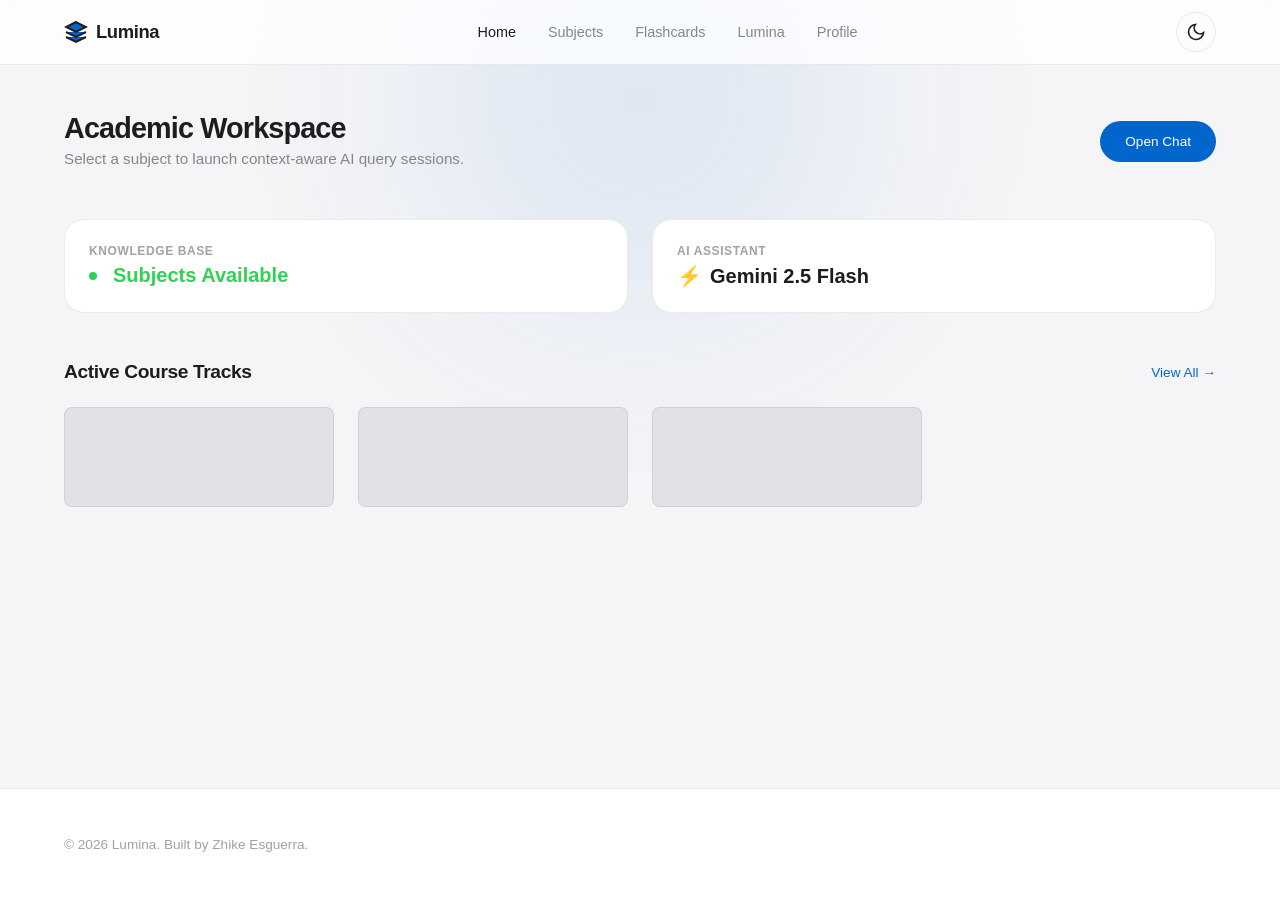
<file: index.html>
<!DOCTYPE html>
<html lang="en" data-theme="dark">

<head>
    <meta charset="UTF-8">
    <meta name="viewport" content="width=device-width, initial-scale=1.0">
    <title>Dashboard | Lumina</title>
    <link rel="stylesheet" href="css/variables.css">
    <link rel="stylesheet" href="css/style.css">
    <link rel="stylesheet" href="css/components.css">
    <link rel="stylesheet" href="css/animations.css">
</head>

<body>
    <div class="ambient-glow"></div>

    <header class="header">
        <div class="nav-container">
            <a href="index.html" class="brand">
                <svg viewBox="0 0 24 24" width="24" height="24" fill="none" stroke="currentColor" stroke-width="2">
                <path d="M12 2L2 7l10 5 10-5-10-5zM2 17l10 5 10-5M2 12l10 5 10-5" />
            </svg> Lumina
            </a>
            <nav>
                <ul class="nav-links">
                    <li><a href="index.html" class="nav-link active">Home</a></li>
                    <li><a href="subjects.html" class="nav-link">Subjects</a></li>

                    <li><a href="generate-flashcard.html" class="nav-link">Flashcards</a></li>
                    <li><a href="chat.html" class="nav-link">Lumina</a></li>
                    <li><a href="profile.html" class="nav-link">Profile</a></li>
                </ul>
            </nav>
            <div class="nav-controls">
                <button id="theme-toggle" class="icon-btn" aria-label="Toggle Theme" onclick="themeManager.toggle()"></button>
            </div>
        </div>
    </header>

    <main>
        <!-- Header Welcome & Quick Search Trigger -->
        <div style="display: flex; align-items: center; justify-content: space-between; margin-bottom: var(--space-xl);" class="reveal">
            <div>
                <h1 style="font-size: 1.8rem; margin-bottom: 4px;">Academic Workspace</h1>
                <p class="subtitle" style="font-size: 0.95rem;">Select a subject to launch context-aware AI query sessions.</p>
            </div>
            <div style="display: flex; gap: var(--space-xs);">
                <a href="chat.html" class="btn btn-primary" style="font-size: 0.85rem;">Open Chat</a>
            </div>
        </div>

        <!-- System Overview Metrics -->
        <div class="reveal" style="display: grid; grid-template-columns: repeat(auto-fit, minmax(220px, 1fr)); gap: var(--space-md); margin-bottom: var(--space-xl);">
            <!-- Card 1: Vector Database / RAG Index -->
            <div class="card" style="padding: var(--space-md);">
                <div style="font-size: 0.75rem; text-transform: uppercase; color: var(--text-tertiary); font-weight: 600; letter-spacing: 0.05em; margin-bottom: 6px;">
                    Knowledge Base
                </div>
                <div style="font-size: 1.25rem; font-weight: 600; color: #30d158; display: flex; align-items: center; gap: 8px;">
                    <span style="width: 8px; height: 8px; border-radius: 50%; background: #30d158; display: inline-block;"></span>
                    <span id="subject-count"></span> Subjects Available
                </div>
            </div>

            <!-- Card 2: Core Intelligence Engine -->
            <div class="card" style="padding: var(--space-md);">
                <div style="font-size: 0.75rem; text-transform: uppercase; color: var(--text-tertiary); font-weight: 600; letter-spacing: 0.05em; margin-bottom: 6px;">
                    AI Assistant
                </div>
                <div style="font-size: 1.25rem; font-weight: 600; color: var(--text-primary); display: flex; align-items: center; gap: 8px;">
                    <span style="color: var(--accent-primary);">⚡</span> Gemini 2.5 Flash
                </div>
            </div>
        </div>
        <!-- Quick Subject Launch Grid -->
        <div class="reveal">
            <div style="display: flex; align-items: center; justify-content: space-between; margin-bottom: var(--space-md);">
                <h2 style="font-size: 1.2rem; font-weight: 600;">Active Course Tracks</h2>
                <a href="subjects.html" style="font-size: 0.85rem; color: var(--accent-primary); text-decoration: none; font-weight: 500;">View All →</a>
            </div>

            <div id="recent-subjects-grid" style="display: grid; grid-template-columns: repeat(auto-fill, minmax(260px, 1fr)); gap: var(--space-md);">
                <!-- Skeleton Loader -->
                <div class="card skeleton" style="height: 100px;"></div>
                <div class="card skeleton" style="height: 100px;"></div>
                <div class="card skeleton" style="height: 100px;"></div>
            </div>
        </div>
    </main>

    <footer class="footer">
        <div class="footer-container">
            <p>&copy; 2026 Lumina. Built by Zhike Esguerra.</p>
        </div>
    </footer>

    <script src="js/theme.js"></script>
    <script type="module" src="js/toast.js"></script>
    <script src="js/animations.js"></script>
    <script type="module" src="js/dashboard.js"></script>
</body>

</html>
</file>
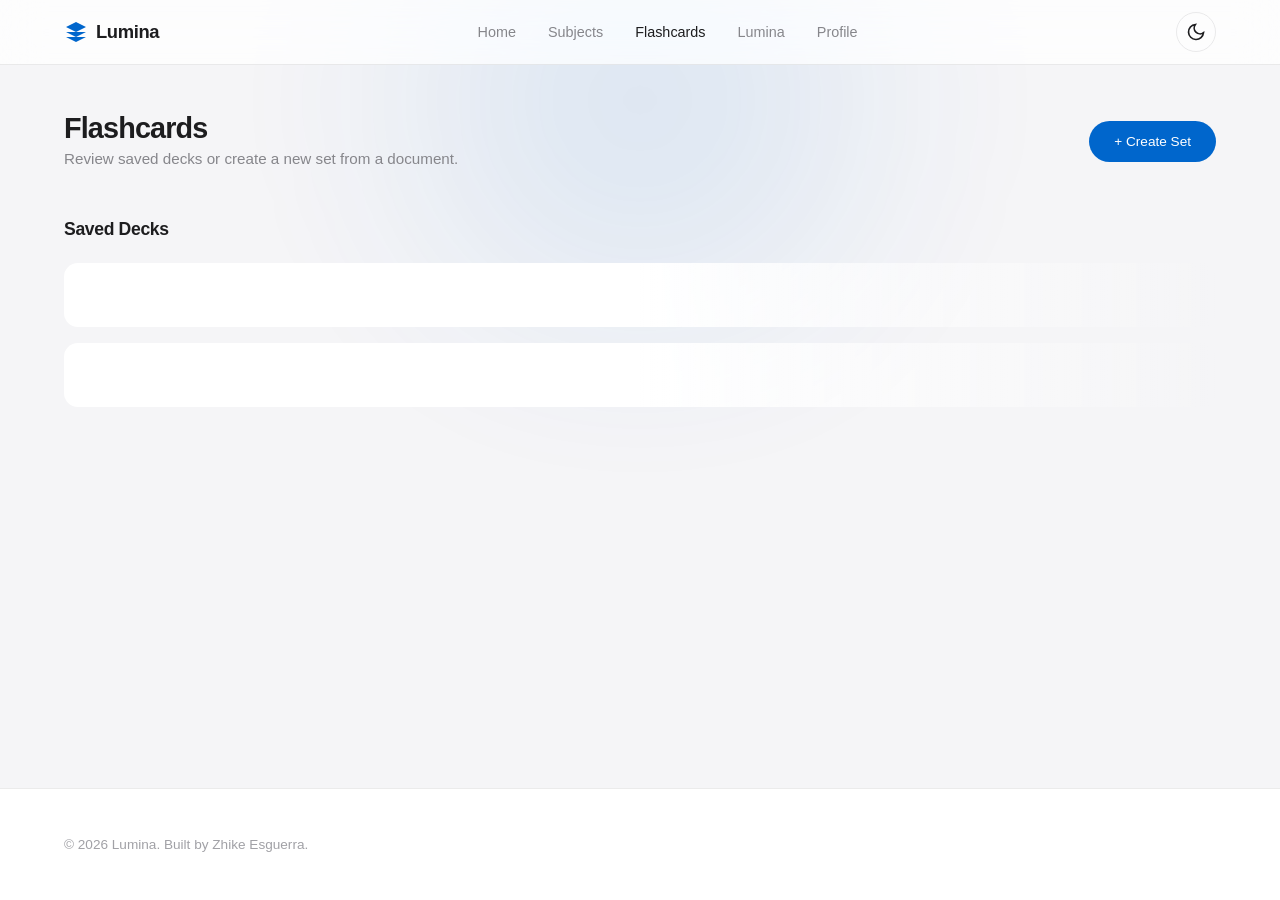
<file: generate-flashcard.html>
<!DOCTYPE html>
<html lang="en" data-theme="dark">

<head>
    <meta charset="UTF-8">
    <meta name="viewport" content="width=device-width, initial-scale=1.0">
    <title>Flashcards | Lumina</title>
    <link rel="stylesheet" href="css/variables.css">
    <link rel="stylesheet" href="css/style.css">
    <link rel="stylesheet" href="css/components.css">
    <link rel="stylesheet" href="css/animations.css">
    <style>
        /* Minimal Set Deck Card */
        
        .set-card {
            background: var(--bg-secondary);
            border: 1px solid var(--border-color);
            border-radius: var(--radius-md, 12px);
            padding: var(--space-md) var(--space-lg);
            cursor: pointer;
            display: flex;
            justify-content: space-between;
            align-items: center;
            transition: border-color var(--duration-fast), background-color var(--duration-fast);
        }
        
        .set-card:hover {
            border-color: var(--accent-primary);
            background: rgba(255, 255, 255, 0.02);
        }
        
        .set-card-meta {
            display: flex;
            align-items: center;
            gap: var(--space-sm);
        }
        
        .badge-count {
            font-size: 0.75rem;
            color: var(--text-tertiary);
            background: rgba(255, 255, 255, 0.05);
            padding: 2px 8px;
            border-radius: 4px;
            border: 1px solid var(--border-color);
        }
        /* Skeleton Loading */
        
        .skeleton-card {
            height: 64px;
            border-radius: var(--radius-md, 12px);
            background: linear-gradient(90deg, var(--bg-secondary) 25%, rgba(255, 255, 255, 0.05) 50%, var(--bg-secondary) 75%);
            background-size: 200% 100%;
            animation: skeleton-loading 1.5s infinite;
        }
        
        @keyframes skeleton-loading {
            0% {
                background-position: 200% 0;
            }
            100% {
                background-position: -200% 0;
            }
        }
        /* Shared Modal Overlay & Popup Styles */
        
        .modal-overlay {
            position: fixed;
            top: 0;
            left: 0;
            width: 100vw;
            height: 100vh;
            background: rgba(0, 0, 0, 0.85);
            backdrop-filter: blur(16px);
            -webkit-backdrop-filter: blur(16px);
            z-index: 1000;
            display: flex;
            align-items: center;
            justify-content: center;
            opacity: 0;
            pointer-events: none;
            transition: opacity 0.25s ease;
        }
        
        .modal-overlay.active {
            opacity: 1;
            pointer-events: auto;
        }
        
        .modal-container {
            width: 90%;
            max-width: 540px;
            background: var(--bg-secondary);
            border: 1px solid var(--border-color);
            border-radius: 16px;
            padding: var(--space-xl);
            position: relative;
            box-shadow: 0 20px 40px rgba(0, 0, 0, 0.6);
            display: flex;
            flex-direction: column;
            gap: var(--space-md);
        }
        
        .modal-close-btn {
            position: absolute;
            top: 16px;
            right: 16px;
            background: transparent;
            border: none;
            color: var(--text-tertiary);
            font-size: 1.25rem;
            cursor: pointer;
            line-height: 1;
            transition: color 0.2s;
        }
        
        .modal-close-btn:hover {
            color: var(--text-primary);
        }
        /* Upload Modal Specific Styles */
        
        .drop-zone {
            display: flex;
            flex-direction: column;
            align-items: center;
            justify-content: center;
            border: 1px dashed var(--border-color);
            border-radius: var(--radius-md, 12px);
            padding: var(--space-xl);
            text-align: center;
            background: var(--bg-primary);
            cursor: pointer;
            transition: border-color var(--duration-fast), background-color var(--duration-fast);
        }
        
        .drop-zone:hover,
        .drop-zone.drag-over {
            border-color: var(--accent-primary);
            background: rgba(255, 255, 255, 0.02);
        }
        /* Progress Bar for Study Modal */
        
        .progress-bar-container {
            width: 100%;
            height: 3px;
            background: rgba(255, 255, 255, 0.08);
            border-radius: 2px;
            overflow: hidden;
        }
        
        .progress-bar-fill {
            height: 100%;
            background: var(--accent-primary, #646cff);
            width: 0%;
            transition: width 0.25s ease;
        }
        /* Minimal Flip Card */
        
        .modal-card-wrapper {
            perspective: 1000px;
            height: 260px;
            cursor: pointer;
            width: 100%;
        }
        
        .modal-card-inner {
            position: relative;
            width: 100%;
            height: 100%;
            text-align: center;
            transition: transform 0.6s cubic-bezier(0.4, 0, 0.2, 1);
            transform-style: preserve-3d;
        }
        
        .modal-card-wrapper.flipped .modal-card-inner {
            transform: rotateY(180deg);
        }
        
        .modal-card-front,
        .modal-card-back {
            position: absolute;
            width: 100%;
            height: 100%;
            -webkit-backface-visibility: hidden;
            backface-visibility: hidden;
            border-radius: var(--radius-md, 12px);
            padding: var(--space-xl);
            display: flex;
            flex-direction: column;
            justify-content: center;
            align-items: center;
            border: 1px solid var(--border-color);
            background-color: var(--bg-primary);
        }
        
        .modal-card-back {
            transform: rotateY(180deg);
            border-color: var(--accent-primary);
        }
        
        .modal-controls {
            display: flex;
            justify-content: space-between;
            align-items: center;
        }
        
        .card-tag {
            position: absolute;
            top: 14px;
            left: 14px;
            font-size: 0.7rem;
            text-transform: uppercase;
            letter-spacing: 0.05em;
            color: var(--text-tertiary);
            font-weight: 600;
        }
        /* Delete button on set cards */
        
        .delete-set-btn {
            background: transparent;
            border: none;
            color: var(--text-tertiary);
            cursor: pointer;
            padding: 6px;
            border-radius: 6px;
            font-size: 0.9rem;
            line-height: 1;
            transition: color 0.2s, background-color 0.2s;
        }
        
        .delete-set-btn:hover {
            color: #ef4444;
            /* red highlight */
            background: rgba(239, 68, 68, 0.1);
        }
    </style>
</head>

<body>
    <div class="ambient-glow"></div>

    <header class="header">
        <div class="nav-container">
            <a href="index.html" class="brand">
                <svg viewBox="0 0 24 24"><path d="M12 2L2 7l10 5 10-5-10-5zM2 17l10 5 10-5M2 12l10 5 10-5"/></svg> Lumina
            </a>
            <nav>
                <ul class="nav-links">
                    <li><a href="index.html" class="nav-link">Home</a></li>
                    <li><a href="subjects.html" class="nav-link">Subjects</a></li>

                    <li><a href="generate-flashcard.html" class="nav-link active">Flashcards</a></li>
                    <li><a href="chat.html" class="nav-link">Lumina</a></li>
                    <li><a href="profile.html" class="nav-link">Profile</a></li>
                </ul>
            </nav>
            <div class="nav-controls">
                <button id="theme-toggle" class="icon-btn" aria-label="Toggle Theme" onclick="themeManager.toggle()"></button>
            </div>
        </div>
    </header>

    <main>
        <!-- Page Header + Action Button -->
        <div style="display: flex; align-items: center; justify-content: space-between; margin-bottom: var(--space-xl);" class="reveal">
            <div>
                <h1 style="font-size: 1.8rem; margin-bottom: 4px;">Flashcards</h1>
                <p class="subtitle" style="font-size: 0.95rem;">Review saved decks or create a new set from a document.</p>
            </div>
            <button id="open-create-modal-btn" class="btn btn-primary" style="font-size: 0.85rem;">
                + Create Set
            </button>
        </div>

        <!-- Saved Flashcard Sets -->
        <div id="results-container" class="reveal">
            <div style="display: flex; align-items: center; justify-content: space-between; margin-bottom: var(--space-md);">
                <h2 style="font-size: 1.1rem; font-weight: 600;">Saved Decks</h2>
                <span id="set-count" style="font-size: 0.85rem; color: var(--text-tertiary);"></span>
            </div>

            <div id="sets-grid" style="display: flex; flex-direction: column; gap: var(--space-sm);">
                <div class="skeleton-card"></div>
                <div class="skeleton-card"></div>
            </div>
        </div>
    </main>

    <!-- 1. Create Flashcards Upload Modal -->
    <div id="create-modal" class="modal-overlay">
        <div class="modal-container">
            <button id="create-modal-close" class="modal-close-btn" aria-label="Close">&times;</button>

            <div>
                <h3 style="font-size: 1.1rem; font-weight: 600; margin-bottom: 2px;">Create Flashcard Set</h3>
                <p style="font-size: 0.85rem; color: var(--text-tertiary);">Upload a document to generate structured study cards.</p>
            </div>

            <form id="flashcard-form" style="display: flex; flex-direction: column; gap: var(--space-md);">
                <div>
                    <label for="title" style="display: block; font-size: 0.85rem; font-weight: 600; margin-bottom: 6px;">Title</label>
                    <input type="text" id="title" name="title" class="input-field" placeholder="e.g., Biology Chapter 4" required style="width: 100%; padding: 10px; border-radius: 8px; border: 1px solid var(--border-color); background: var(--bg-primary); color: var(--text-primary);">
                </div>

                <div>
                    <label style="display: block; font-size: 0.85rem; font-weight: 600; margin-bottom: 6px;">Document File</label>

                    <label class="drop-zone" id="drop-zone" for="file">
                        <svg viewBox="0 0 24 24" style="width: 28px; height: 28px; fill: var(--text-tertiary); margin-bottom: 6px;">
                            <path d="M19.35 10.04C18.67 6.59 15.64 4 12 4 9.11 4 6.6 5.64 5.35 8.04 2.34 8.36 0 10.91 0 14c0 3.31 2.69 6 6 6h13c2.76 0 5-2.24 5-5 0-2.64-2.05-4.78-4.65-4.96zM14 13v4h-4v-4H7l5-5 5 5h-3z"/>
                        </svg>
                        <span style="font-size: 0.85rem; color: var(--text-secondary);" id="file-label">
                            Drag & drop file or click to browse
                        </span>
                    </label>

                    <input type="file" id="file" name="file" accept=".pdf,.txt,.docx" required style="opacity: 0; position: absolute; width: 0; height: 0; pointer-events: none;">
                </div>

                <div style="display: flex; justify-content: flex-end; gap: var(--space-xs); margin-top: var(--space-xs);">
                    <button type="button" id="create-modal-cancel" class="btn btn-secondary" style="font-size: 0.85rem;">Cancel</button>
                    <button type="submit" id="submit-btn" class="btn btn-primary" style="font-size: 0.85rem;">Generate Set</button>
                </div>
            </form>
        </div>
    </div>

    <!-- 2. Study Session Modal -->
    <div id="study-modal" class="modal-overlay">
        <div class="modal-container" style="max-width: 600px;">
            <button id="modal-close" class="modal-close-btn" aria-label="Close">&times;</button>

            <div>
                <div style="display: flex; align-items: center; justify-content: space-between; margin-bottom: 8px; padding-right: 24px;">
                    <h3 id="modal-set-title" style="font-size: 1.05rem; font-weight: 600;"></h3>
                    <span id="modal-progress" style="font-size: 0.8rem; color: var(--text-tertiary);"></span>
                </div>
                <div class="progress-bar-container">
                    <div id="progress-bar-fill" class="progress-bar-fill"></div>
                </div>
            </div>

            <!-- Single Flip Flashcard -->
            <div id="modal-card-wrapper" class="modal-card-wrapper">
                <div class="modal-card-inner">
                    <div class="modal-card-front">
                        <span class="card-tag">Front</span>
                        <p id="modal-card-front-text" style="font-size: 1rem; font-weight: 500; text-align: center; line-height: 1.5;"></p>
                    </div>
                    <div class="modal-card-back">
                        <span class="card-tag">Back</span>
                        <p id="modal-card-back-text" style="font-size: 0.95rem; text-align: center; line-height: 1.5;"></p>
                    </div>
                </div>
            </div>

            <!-- Controls -->
            <div class="modal-controls">
                <button id="shuffle-btn" class="btn btn-secondary" style="font-size: 0.8rem; padding: 6px 12px;">Shuffle</button>
                <div style="display: flex; gap: var(--space-xs);">
                    <button id="prev-card-btn" class="btn btn-secondary" style="font-size: 0.85rem;">Previous</button>
                    <button id="next-card-btn" class="btn btn-primary" style="font-size: 0.85rem;">Next</button>
                </div>
            </div>
        </div>
    </div>

    <footer class="footer">
        <div class="footer-container">
            <p>&copy; 2026 Lumina. Built by Zhike Esguerra.</p>
        </div>
    </footer>

    <script src="js/theme.js"></script>
    <script src="js/toast.js"></script>
    <script src="js/animations.js"></script>
    <script type="module" src="js/flashcards.js"></script>
</body>

</html>
</file>
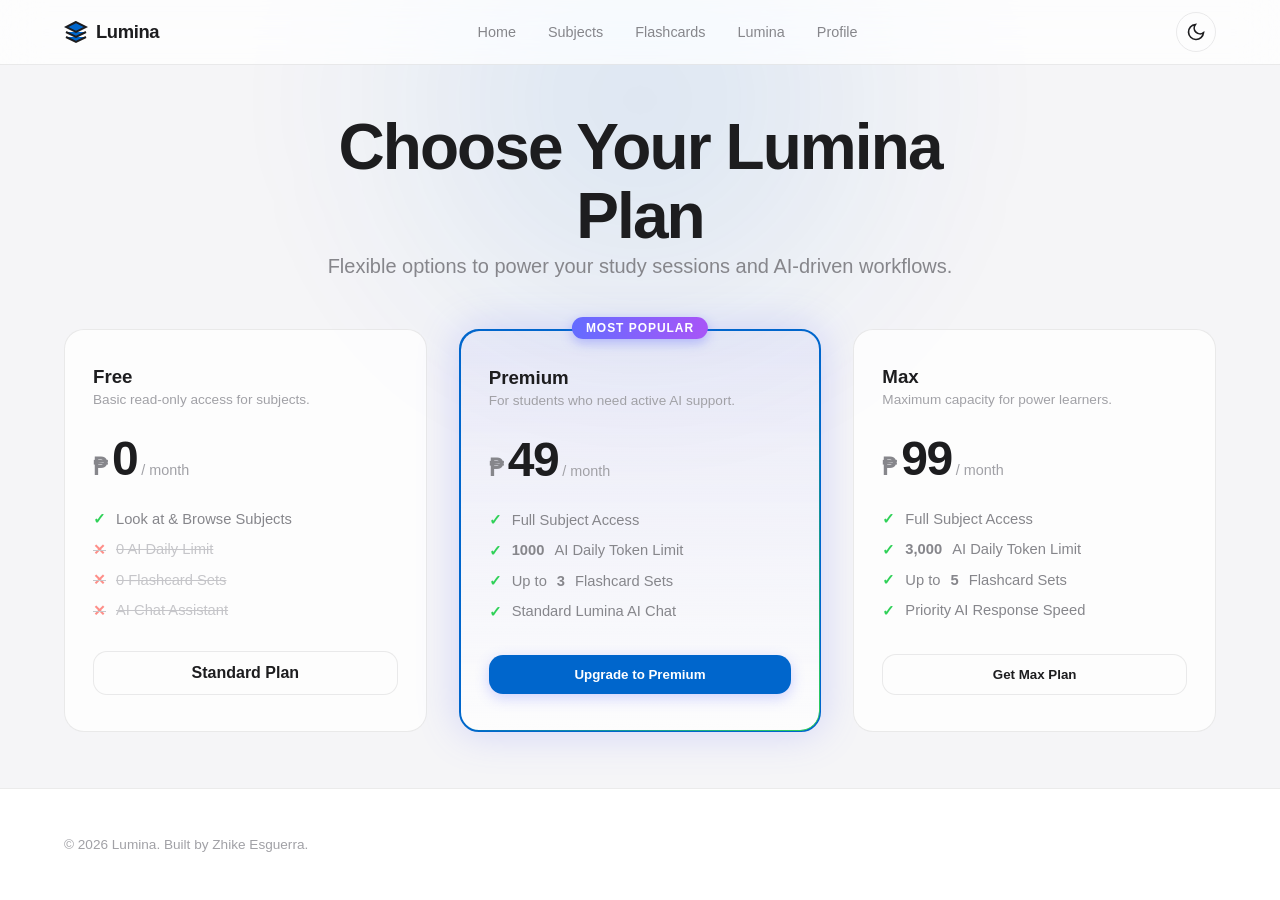
<file: pricing.html>
<!DOCTYPE html>
<html lang="en" data-theme="dark">

<head>
    <meta charset="UTF-8">
    <meta name="viewport" content="width=device-width, initial-scale=1.0">
    <title>Pricing Plans | Lumina</title>
    <link rel="stylesheet" href="css/variables.css">
    <link rel="stylesheet" href="css/style.css">
    <link rel="stylesheet" href="css/components.css">
    <link rel="stylesheet" href="css/animations.css">

    <style>
        /* Modern Glass & Grid Layout for Pricing */
        
        .pricing-header {
            text-align: center;
            max-width: 640px;
            margin: 0 auto var(--space-xl) auto;
        }
        
        .pricing-grid {
            display: grid;
            grid-template-columns: repeat(auto-fit, minmax(300px, 1fr));
            gap: 2rem;
            align-items: stretch;
            position: relative;
        }
        /* Pricing Card Styling */
        
        .pricing-card {
            background: var(--bg-glass, rgba(255, 255, 255, 0.03));
            border: 1px solid var(--border-color, rgba(255, 255, 255, 0.1));
            border-radius: var(--radius-lg, 16px);
            padding: 2.25rem 1.75rem;
            display: flex;
            flex-direction: column;
            justify-content: space-between;
            position: relative;
            backdrop-filter: blur(20px);
            -webkit-backdrop-filter: blur(20px);
            transition: transform 0.3s cubic-bezier(0.16, 1, 0.3, 1), box-shadow 0.3s cubic-bezier(0.16, 1, 0.3, 1), border-color 0.3s ease;
        }
        
        .pricing-card:hover {
            transform: translateY(-6px);
            box-shadow: 0 12px 30px rgba(0, 0, 0, 0.3);
        }
        /* Featured / Highlighted Pro Plan */
        
        .pricing-card.featured {
            border: 2px solid var(--accent-primary, #646cff);
            background: linear-gradient(180deg, rgba(100, 108, 255, 0.08) 0%, var(--bg-glass, rgba(255, 255, 255, 0.02)) 100%);
            box-shadow: 0 0 40px rgba(100, 108, 255, 0.25);
            animation: float 6s ease-in-out infinite;
        }
        
        .pricing-card.featured::before {
            content: '';
            position: absolute;
            inset: -1px;
            border-radius: var(--radius-lg, 16px);
            padding: 1px;
            background: linear-gradient(135deg, var(--accent-primary, #646cff), transparent, #30d158);
            -webkit-mask: linear-gradient(#fff 0 0) content-box, linear-gradient(#fff 0 0);
            -webkit-mask-composite: xor;
            mask-composite: exclude;
            pointer-events: none;
        }
        /* Badge for Pro Plan */
        
        .popular-badge {
            position: absolute;
            top: -14px;
            left: 50%;
            transform: translateX(-50%);
            background: linear-gradient(90deg, #646cff, #a855f7);
            color: #ffffff;
            font-size: 0.75rem;
            font-weight: 700;
            text-transform: uppercase;
            letter-spacing: 0.08em;
            padding: 4px 14px;
            border-radius: 20px;
            box-shadow: 0 4px 12px rgba(100, 108, 255, 0.4);
        }
        /* Price Formatting */
        
        .plan-price {
            margin: 1.5rem 0;
            display: flex;
            align-items: baseline;
            gap: 4px;
        }
        
        .plan-price .currency {
            font-size: 1.5rem;
            font-weight: 600;
            color: var(--text-secondary);
        }
        
        .plan-price .amount {
            font-size: 3rem;
            font-weight: 800;
            letter-spacing: -0.03em;
            color: var(--text-primary);
        }
        
        .plan-price .period {
            font-size: 0.9rem;
            color: var(--text-tertiary);
        }
        /* Feature List Formatting */
        
        .plan-features {
            list-style: none;
            margin: 1.5rem 0 2rem 0;
            padding: 0;
            display: flex;
            flex-direction: column;
            gap: 0.85rem;
        }
        
        .plan-features li {
            display: flex;
            align-items: center;
            gap: 10px;
            font-size: 0.92rem;
            color: var(--text-secondary);
        }
        
        .plan-features li.disabled {
            color: var(--text-tertiary);
            text-decoration: line-through;
            opacity: 0.6;
        }
        
        .plan-features .icon-check {
            color: #30d158;
            font-weight: bold;
            flex-shrink: 0;
        }
        
        .plan-features .icon-cross {
            color: #ff453a;
            font-weight: bold;
            flex-shrink: 0;
        }
        /* Button Styling Overrides */
        
        .plan-btn {
            width: 100%;
            padding: 12px;
            border-radius: var(--radius-md, 8px);
            font-weight: 600;
            text-align: center;
            text-decoration: none;
            cursor: pointer;
            transition: all var(--duration-fast, 0.2s) ease;
        }
        
        .plan-btn-primary {
            background: var(--accent-primary, #646cff);
            color: #ffffff;
            border: none;
            box-shadow: 0 4px 14px rgba(100, 108, 255, 0.3);
        }
        
        .plan-btn-primary:hover {
            background: #535bf2;
            box-shadow: 0 6px 20px rgba(100, 108, 255, 0.5);
            transform: translateY(-2px);
        }
        
        .plan-btn-secondary {
            background: rgba(255, 255, 255, 0.08);
            color: var(--text-primary);
            border: 1px solid var(--border-color, rgba(255, 255, 255, 0.15));
        }
        
        .plan-btn-secondary:hover {
            background: rgba(255, 255, 255, 0.15);
            color: #ffffff;
        }
        /* Modal / Popup Styling */
        
        .modal-overlay {
            position: fixed;
            top: 0;
            left: 0;
            width: 100vw;
            height: 100vh;
            background: rgba(0, 0, 0, 0.7);
            backdrop-filter: blur(8px);
            display: flex;
            align-items: center;
            justify-content: center;
            z-index: 1000;
            opacity: 0;
            visibility: hidden;
            transition: opacity 0.3s ease, visibility 0.3s ease;
        }
        
        .modal-overlay.active {
            opacity: 1;
            visibility: visible;
        }
        
        .modal-card {
            background: var(--bg-glass, #1a1a1e);
            border: 1px solid var(--border-color, rgba(255, 255, 255, 0.15));
            border-radius: var(--radius-lg, 16px);
            padding: 2rem;
            max-width: 440px;
            width: 90%;
            position: relative;
            transform: scale(0.9);
            transition: transform 0.3s cubic-bezier(0.16, 1, 0.3, 1);
            box-shadow: 0 20px 40px rgba(0, 0, 0, 0.5);
        }
        
        .modal-overlay.active .modal-card {
            transform: scale(1);
        }
        
        .close-btn {
            position: absolute;
            top: 16px;
            right: 16px;
            background: transparent;
            border: none;
            color: var(--text-tertiary);
            font-size: 1.25rem;
            cursor: pointer;
            transition: color 0.2s ease;
        }
        
        .close-btn:hover {
            color: var(--text-primary);
        }
        
        .gcash-box {
            background: rgba(0, 122, 255, 0.1);
            border: 1px solid rgba(0, 122, 255, 0.3);
            border-radius: 12px;
            padding: 1rem;
            margin: 1rem 0;
            text-align: center;
        }
        
        .instructions-list {
            text-align: left;
            font-size: 0.9rem;
            color: var(--text-secondary);
            margin: 1rem 0;
            padding-left: 1.25rem;
            display: flex;
            flex-direction: column;
            gap: 0.5rem;
        }
        /* Subtle Floating Keyframe Animation */
        
        @keyframes float {
            0% {
                transform: translateY(0px);
            }
            50% {
                transform: translateY(-8px);
            }
            100% {
                transform: translateY(0px);
            }
        }
    </style>
</head>

<body>
    <div class="ambient-glow"></div>

    <header class="header">
        <div class="nav-container">
            <a href="index.html" class="brand">
                <svg viewBox="0 0 24 24" width="24" height="24" fill="none" stroke="currentColor" stroke-width="2">
                    <path d="M12 2L2 7l10 5 10-5-10-5zM2 17l10 5 10-5M2 12l10 5 10-5" />
                </svg> Lumina
            </a>
            <nav>
                <ul class="nav-links">
                    <li><a href="index.html" class="nav-link">Home</a></li>
                    <li><a href="subjects.html" class="nav-link">Subjects</a></li>
                    <li><a href="generate-flashcard.html" class="nav-link">Flashcards</a></li>
                    <li><a href="chat.html" class="nav-link">Lumina</a></li>
                    <li><a href="profile.html" class="nav-link">Profile</a></li>
                </ul>
            </nav>
            <div class="nav-controls">
                <button id="theme-toggle" class="icon-btn" aria-label="Toggle Theme" onclick="themeManager.toggle()"></button>
            </div>
        </div>
    </header>

    <main>
        <!-- Section Header -->
        <div class="pricing-header reveal">
            <h1>Choose Your Lumina Plan</h1>
            <p class="subtitle">Flexible options to power your study sessions and AI-driven workflows.</p>
        </div>

        <!-- Pricing Grid -->
        <div class="pricing-grid reveal">

            <!-- Free Plan -->
            <div class="pricing-card">
                <div>
                    <h3>Free</h3>
                    <p style="font-size: 0.85rem; color: var(--text-tertiary); margin-top: 4px;">Basic read-only access for subjects.</p>

                    <div class="plan-price">
                        <span class="currency">₱</span>
                        <span class="amount">0</span>
                        <span class="period">/ month</span>
                    </div>

                    <ul class="plan-features">
                        <li><span class="icon-check">✓</span> Look at & Browse Subjects</li>
                        <li class="disabled"><span class="icon-cross">✕</span> 0 AI Daily Limit</li>
                        <li class="disabled"><span class="icon-cross">✕</span> 0 Flashcard Sets</li>
                        <li class="disabled"><span class="icon-cross">✕</span> AI Chat Assistant</li>
                    </ul>
                </div>
                <a href="subjects.html" class="plan-btn plan-btn-secondary">Standard Plan</a>
            </div>

            <!-- Premium (Pro) Plan - HIGHLIGHTED -->
            <div class="pricing-card featured">
                <div class="popular-badge">Most Popular</div>
                <div>
                    <h3>Premium</h3>
                    <p style="font-size: 0.85rem; color: var(--text-tertiary); margin-top: 4px;">For students who need active AI support.</p>

                    <div class="plan-price">
                        <span class="currency">₱</span>
                        <span class="amount">49</span>
                        <span class="period">/ month</span>
                    </div>

                    <ul class="plan-features">
                        <li><span class="icon-check">✓</span> Full Subject Access</li>
                        <li><span class="icon-check">✓</span> <strong>1000</strong> AI Daily Token Limit</li>
                        <li><span class="icon-check">✓</span> Up to <strong>3</strong> Flashcard Sets</li>
                        <li><span class="icon-check">✓</span> Standard Lumina AI Chat</li>
                    </ul>
                </div>
                <button class="plan-btn plan-btn-primary" onclick="openPaymentModal('Premium', '49')">Upgrade to Premium</button>
            </div>

            <!-- Max Plan -->
            <div class="pricing-card">
                <div>
                    <h3>Max</h3>
                    <p style="font-size: 0.85rem; color: var(--text-tertiary); margin-top: 4px;">Maximum capacity for power learners.</p>

                    <div class="plan-price">
                        <span class="currency">₱</span>
                        <span class="amount">99</span>
                        <span class="period">/ month</span>
                    </div>

                    <ul class="plan-features">
                        <li><span class="icon-check">✓</span> Full Subject Access</li>
                        <li><span class="icon-check">✓</span> <strong>3,000</strong> AI Daily Token Limit</li>
                        <li><span class="icon-check">✓</span> Up to <strong>5</strong> Flashcard Sets</li>
                        <li><span class="icon-check">✓</span> Priority AI Response Speed</li>
                    </ul>
                </div>
                <button class="plan-btn plan-btn-secondary" onclick="openPaymentModal('Max', '99')">Get Max Plan</button>
            </div>

        </div>
    </main>

    <!-- Payment Instruction Modal Popup -->
    <div id="payment-modal" class="modal-overlay">
        <div class="modal-card">
            <button class="close-btn" onclick="closePaymentModal()">&times;</button>
            <h2 style="font-size: 1.4rem; font-weight: 700; text-align: center;">Upgrade to <span id="modal-plan-name" style="color: var(--accent-primary);">Premium</span></h2>

            <div class="gcash-box">
                <div style="font-size: 0.8rem; text-transform: uppercase; letter-spacing: 0.05em; color: var(--text-tertiary); font-weight: 600;">Payment Method</div>
                <div style="font-size: 1.25rem; font-weight: 700; color: #007aff; margin-top: 2px;">GCash</div>
                <div style="font-size: 1.1rem; font-weight: 600; margin-top: 6px; color: var(--text-primary);">Total: ₱<span id="modal-plan-price">49</span></div>
            </div>

            <ol class="instructions-list">
                <li>Send payment via <strong>GCash</strong> to the official admin account.</li>
                <li>Contact <strong>John Doe</strong> on Facebook Messenger.</li>
                <li>Send your <strong>registered Gmail address</strong> and a <strong>screenshot of your GCash payment</strong>.</li>
            </ol>

            <!-- Direct link to Messenger -->
            <a href="https://www.facebook.com/zxhuen" target="_blank" rel="noopener noreferrer" class="plan-btn plan-btn-primary" style="display: block; margin-top: 1rem;">
                Open Facebook & Message John Doe
            </a>
        </div>
    </div>

    <footer class="footer">
        <div class="footer-container">
            <p>&copy; 2026 Lumina. Built by Zhike Esguerra.</p>
        </div>
    </footer>

    <script src="js/theme.js"></script>
    <script type="module" src="js/toast.js"></script>
    <script src="js/animations.js"></script>

    <script>
        function openPaymentModal(planName, price) {
            document.getElementById('modal-plan-name').textContent = planName;
            document.getElementById('modal-plan-price').textContent = price;
            document.getElementById('payment-modal').classList.add('active');
        }

        function closePaymentModal() {
            document.getElementById('payment-modal').classList.remove('active');
        }

        // Close modal when clicking outside the card
        document.getElementById('payment-modal').addEventListener('click', function(e) {
            if (e.target === this) {
                closePaymentModal();
            }
        });
    </script>
</body>

</html>
</file>
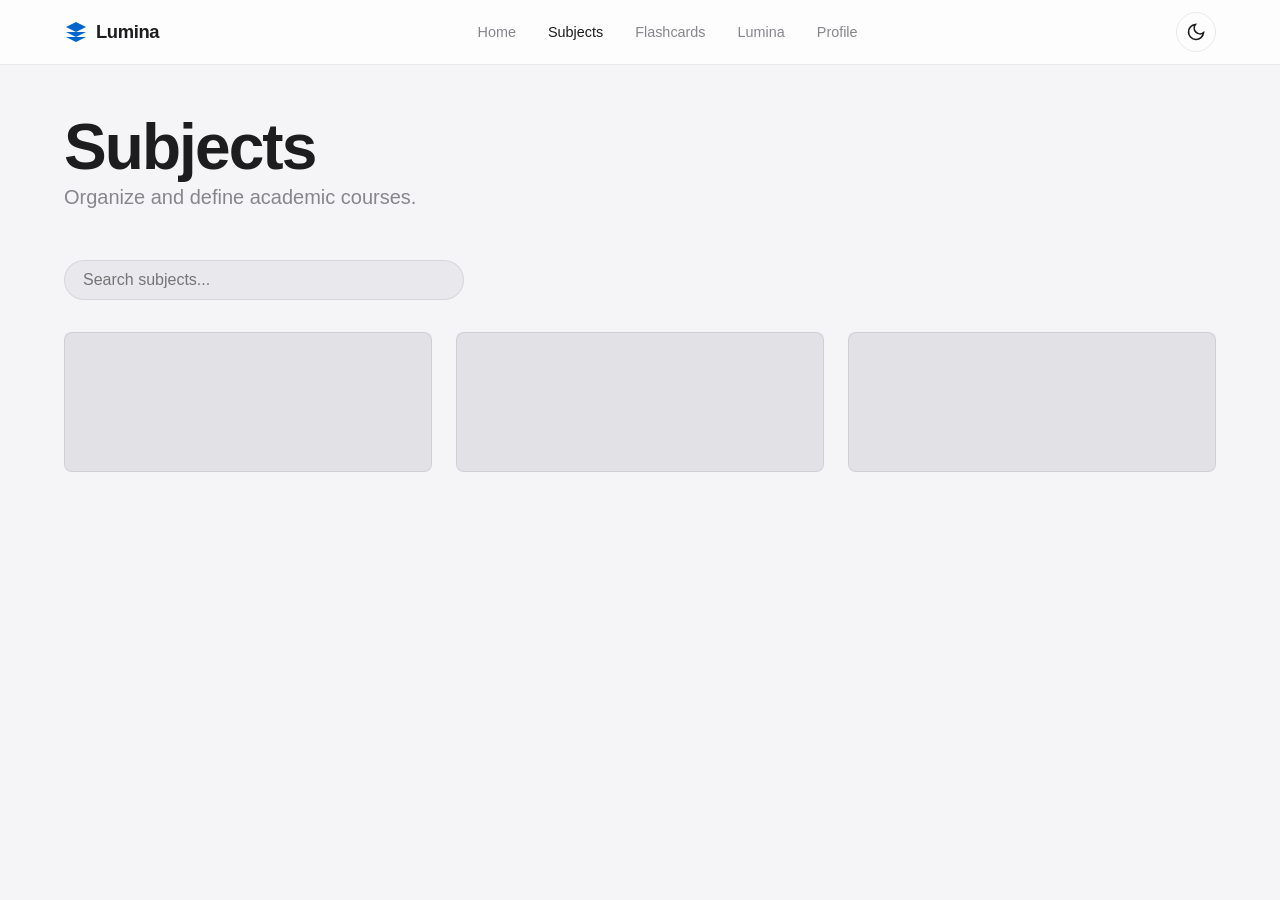
<file: subjects.html>
<!DOCTYPE html>
<html lang="en" data-theme="dark">

<head>
    <meta charset="UTF-8">
    <meta name="viewport" content="width=device-width, initial-scale=1.0">
    <title>Subjects | Academic OS</title>
    <link rel="stylesheet" href="css/variables.css">
    <link rel="stylesheet" href="css/style.css">
    <link rel="stylesheet" href="css/components.css">
    <link rel="stylesheet" href="css/animations.css">
</head>

<body>
    <header class="header">
        <div class="nav-container">
            <a href="index.html" class="brand">
                <svg viewBox="0 0 24 24"><path d="M12 2L2 7l10 5 10-5-10-5zM2 17l10 5 10-5M2 12l10 5 10-5"/></svg> Lumina
            </a>
            <nav>
                <ul class="nav-links">
                    <li><a href="index.html" class="nav-link">Home</a></li>
                    <li><a href="subjects.html" class="nav-link active">Subjects</a></li>
                    <li><a href="generate-flashcard.html" class="nav-link">Flashcards</a></li>
                    <li><a href="chat.html" class="nav-link">Lumina</a></li>
                    <li><a href="profile.html" class="nav-link">Profile</a></li>
                </ul>
            </nav>
            <div class="nav-controls">
                <button id="theme-toggle" class="icon-btn" onclick="themeManager.toggle()"></button>
            </div>
        </div>
    </header>

    <main>
        <div style="margin-bottom: var(--space-xl);" class="reveal">
            <h1>Subjects</h1>
            <p class="subtitle">Organize and define academic courses.</p>
        </div>

        <!-- Search Bar -->
        <div class="reveal" style="margin-bottom: var(--space-lg); max-width: 400px;">
            <input type="text" id="subject-search" class="form-input" placeholder="Search subjects..." style="border-radius: var(--radius-full); padding: 10px 18px;">
        </div>

        <!-- Grid Container -->
        <div id="subjects-grid" style="display: grid; grid-template-columns: repeat(auto-fill, minmax(280px, 1fr)); gap: var(--space-md);">
            <!-- Skeleton Loaders -->
            <div class="card skeleton" style="height: 140px;"></div>
            <div class="card skeleton" style="height: 140px;"></div>
            <div class="card skeleton" style="height: 140px;"></div>
        </div>
    </main>
    <script src="js/theme.js"></script>
    <script src="js/toast.js"></script>
    <script type="module" src="js/api.js"></script>
    <script src="js/animations.js"></script>
    <script type="module" src="js/subjects.js"></script>
</body>

</html>
</file>
<file: css/variables.css>
:root {
    /* Fonts */
    --font-sans: -apple-system, BlinkMacSystemFont, "SF Pro Display", "SF Pro Text", "Helvetica Neue", Helvetica, Arial, sans-serif;
    --font-mono: "SF Mono", SFMono-Regular, ui-monospace, Menlo, Monaco, Consolas, monospace;
    /* Spacing (8px Grid System) */
    --space-2xs: 4px;
    --space-xs: 8px;
    --space-sm: 16px;
    --space-md: 24px;
    --space-lg: 32px;
    --space-xl: 48px;
    --space-2xl: 64px;
    --space-3xl: 96px;
    /* Border Radii */
    --radius-sm: 8px;
    --radius-md: 14px;
    --radius-lg: 20px;
    --radius-xl: 28px;
    --radius-full: 9999px;
    /* Transitions */
    --ease-apple: cubic-bezier(0.16, 1, 0.3, 1);
    --duration-fast: 200ms;
    --duration-normal: 350ms;
    --duration-slow: 600ms;
}


/* Dark Theme (Default) */

[data-theme="dark"] {
    --bg-primary: #000000;
    --bg-secondary: #0c0c0e;
    --bg-tertiary: #161618;
    --bg-glass: rgba(22, 22, 24, 0.65);
    --bg-glass-hover: rgba(32, 32, 36, 0.75);
    --text-primary: #f5f5f7;
    --text-secondary: #86868b;
    --text-tertiary: #6e6e73;
    --accent-primary: #2997ff;
    --accent-hover: #0077ed;
    --accent-glow: rgba(41, 151, 255, 0.25);
    --border-color: rgba(255, 255, 255, 0.08);
    --border-hover: rgba(255, 255, 255, 0.18);
    --shadow-sm: 0 4px 12px rgba(0, 0, 0, 0.3);
    --shadow-md: 0 8px 24px rgba(0, 0, 0, 0.4);
    --shadow-lg: 0 20px 40px rgba(0, 0, 0, 0.5);
    --chat-user-bg: #0071e3;
    --chat-bot-bg: #1c1c1e;
    --skeleton-bg: #1f1f23;
}


/* Light Theme */

[data-theme="light"] {
    --bg-primary: #f5f5f7;
    --bg-secondary: #ffffff;
    --bg-tertiary: #e8e8ed;
    --bg-glass: rgba(255, 255, 255, 0.75);
    --bg-glass-hover: rgba(255, 255, 255, 0.9);
    --text-primary: #1d1d1f;
    --text-secondary: #86868b;
    --text-tertiary: #a1a1a6;
    --accent-primary: #0066cc;
    --accent-hover: #004499;
    --accent-glow: rgba(0, 102, 204, 0.15);
    --border-color: rgba(0, 0, 0, 0.08);
    --border-hover: rgba(0, 0, 0, 0.18);
    --shadow-sm: 0 4px 12px rgba(0, 0, 0, 0.04);
    --shadow-md: 0 8px 24px rgba(0, 0, 0, 0.08);
    --shadow-lg: 0 20px 40px rgba(0, 0, 0, 0.12);
    --chat-user-bg: #0066cc;
    --chat-bot-bg: #e5e5ea;
    --skeleton-bg: #e1e1e6;
}
</file>
<file: css/style.css>
*,
*::before,
*::after {
    box-sizing: border-box;
    margin: 0;
    padding: 0;
}

html {
    font-family: var(--font-sans);
    background-color: var(--bg-primary);
    color: var(--text-primary);
    scroll-behavior: smooth;
    -webkit-font-smoothing: antialiased;
    -moz-osx-font-smoothing: grayscale;
}

body {
    min-height: 100vh;
    display: flex;
    flex-direction: column;
    overflow-x: hidden;
    transition: background-color var(--duration-normal) var(--ease-apple), color var(--duration-normal) var(--ease-apple);
}


/* Floating Ambient Glow */

.ambient-glow {
    position: fixed;
    top: -200px;
    left: 50%;
    transform: translateX(-50%);
    width: 800px;
    height: 600px;
    background: radial-gradient(circle, var(--accent-glow) 0%, rgba(0, 0, 0, 0) 70%);
    z-index: -1;
    pointer-events: none;
    filter: blur(80px);
    opacity: 0.8;
}


/* Header & Glass Nav */

.header {
    position: sticky;
    top: 0;
    z-index: 100;
    backdrop-filter: blur(20px) saturate(180%);
    -webkit-backdrop-filter: blur(20px) saturate(180%);
    background-color: var(--bg-glass);
    border-bottom: 1px solid var(--border-color);
    transition: background-color var(--duration-normal) var(--ease-apple), border-color var(--duration-normal) var(--ease-apple);
}

.nav-container {
    max-width: 1200px;
    margin: 0 auto;
    padding: 0 var(--space-md);
    height: 64px;
    display: flex;
    align-items: center;
    justify-content: space-between;
}

.brand {
    display: flex;
    align-items: center;
    gap: var(--space-xs);
    font-weight: 600;
    font-size: 1.15rem;
    color: var(--text-primary);
    text-decoration: none;
    letter-spacing: -0.02em;
}

.brand svg {
    fill: var(--accent-primary);
    width: 24px;
    height: 24px;
}

.nav-links {
    display: flex;
    align-items: center;
    gap: var(--space-lg);
    list-style: none;
}

.nav-link {
    color: var(--text-secondary);
    text-decoration: none;
    font-size: 0.9rem;
    font-weight: 500;
    transition: color var(--duration-fast) var(--ease-apple);
}

.nav-link:hover,
.nav-link.active {
    color: var(--text-primary);
}

.nav-controls {
    display: flex;
    align-items: center;
    gap: var(--space-xs);
}


/* Main Container */

main {
    flex: 1;
    max-width: 1200px;
    width: 100%;
    margin: 0 auto;
    padding: var(--space-xl) var(--space-md);
}


/* Typography Utilities */

h1 {
    font-size: clamp(2.5rem, 5vw, 4rem);
    font-weight: 700;
    letter-spacing: -0.03em;
    line-height: 1.08;
}

h2 {
    font-size: clamp(1.8rem, 3.5vw, 2.5rem);
    font-weight: 600;
    letter-spacing: -0.02em;
    line-height: 1.15;
}

p.subtitle {
    font-size: 1.25rem;
    color: var(--text-secondary);
    line-height: 1.5;
    font-weight: 400;
    max-width: 640px;
}


/* Footer */

.footer {
    border-top: 1px solid var(--border-color);
    padding: var(--space-xl) 0;
    background-color: var(--bg-secondary);
    margin-top: auto;
}

.footer-container {
    max-width: 1200px;
    margin: 0 auto;
    padding: 0 var(--space-md);
    display: flex;
    justify-content: space-between;
    align-items: center;
    color: var(--text-tertiary);
    font-size: 0.85rem;
}


/* ==========================================================================
   Bot Markdown & Code Block Formatting
   ========================================================================== */


/* Spacing & base line height inside bot responses */

.chat-bubble.bot .chat-content {
    line-height: 1.6;
}


/* Headings generated by AI */

.chat-bubble.bot h1,
.chat-bubble.bot h2,
.chat-bubble.bot h3,
.chat-bubble.bot h4 {
    margin-top: 1rem;
    margin-bottom: 0.5rem;
    font-weight: 600;
    color: var(--text-primary, #ffffff);
}

.chat-bubble.bot h2 {
    font-size: 1.2rem;
    border-bottom: 1px solid var(--border-color, rgba(255, 255, 255, 0.15));
    padding-bottom: 4px;
}

.chat-bubble.bot h3 {
    font-size: 1.05rem;
}


/* Paragraphs & Lists */

.chat-bubble.bot p {
    margin-bottom: 0.75rem;
}

.chat-bubble.bot p:last-child {
    margin-bottom: 0;
}

.chat-bubble.bot ul,
.chat-bubble.bot ol {
    margin: 0.5rem 0 0.75rem 1.25rem;
    padding-left: 0.5rem;
}

.chat-bubble.bot li {
    margin-bottom: 0.25rem;
}


/* Bold & Italic Emphasis */

.chat-bubble.bot strong,
.chat-bubble.bot b {
    font-weight: 700;
    color: var(--text-primary, #ffffff);
}


/* Inline Code Snippets (e.g., `npm run dev`) */

.chat-bubble.bot code:not(pre code) {
    background-color: rgba(255, 255, 255, 0.12);
    color: var(--accent-primary, #646cff);
    padding: 2px 6px;
    border-radius: 4px;
    font-family: 'Fira Code', Consolas, Monaco, monospace;
    font-size: 0.85em;
}


/* Full Code Blocks Wrapper & Pre Container */

.chat-bubble.bot .code-block-wrapper {
    position: relative;
    margin: 12px 0;
}

.chat-bubble.bot pre {
    margin: 0;
    padding: 14px 16px;
    background-color: #1e1e1e !important;
    border-radius: var(--radius-md, 8px);
    border: 1px solid var(--border-color, rgba(255, 255, 255, 0.1));
    overflow-x: auto;
}

.chat-bubble.bot pre code {
    font-family: 'Fira Code', 'Cascadia Code', Consolas, monospace;
    font-size: 0.85rem;
    line-height: 1.5;
    background: transparent !important;
    padding: 0 !important;
}


/* Interactive Copy Code Button */

.chat-bubble.bot .copy-code-btn {
    transition: background-color 0.2s ease, opacity 0.2s ease;
    opacity: 0.85;
}

.chat-bubble.bot .copy-code-btn:hover {
    opacity: 1;
    background-color: rgba(255, 255, 255, 0.25) !important;
}


/* Styling AI Markdown Output */

.chat-bubble.bot .chat-content {
    line-height: 1.6;
    font-size: 0.95rem;
}


/* Format Headings */

.chat-bubble.bot .chat-content h3 {
    margin-top: 14px;
    margin-bottom: 8px;
    font-size: 1.05rem;
    font-weight: 600;
    color: var(--text-primary, #ffffff);
    border-bottom: 1px solid rgba(255, 255, 255, 0.1);
    padding-bottom: 4px;
}

.chat-bubble.bot .chat-content h3:first-child {
    margin-top: 0;
}


/* Format Lists */

.chat-bubble.bot .chat-content ul {
    margin: 6px 0 12px 18px;
    padding: 0;
}

.chat-bubble.bot .chat-content li {
    margin-bottom: 4px;
    color: var(--text-secondary, #d1d5db);
}

.chat-bubble.bot .chat-content p {
    margin-bottom: 8px;
}


/* ==========================================================================
   Chat Page Layout & Glassmorphism Improvements
   ========================================================================== */

.chat-main-container {
    max-width: 900px;
    margin: 0 auto;
    padding: var(--space-lg) var(--space-md);
    flex: 1;
    display: flex;
    flex-direction: column;
}

.chat-window-card {
    background: var(--bg-glass, rgba(20, 20, 25, 0.6));
    border: 1px solid var(--border-color, rgba(255, 255, 255, 0.12));
    border-radius: var(--radius-lg, 16px);
    backdrop-filter: blur(24px);
    -webkit-backdrop-filter: blur(24px);
    display: flex;
    flex-direction: column;
    height: 78vh;
    box-shadow: 0 16px 40px rgba(0, 0, 0, 0.35);
    overflow: hidden;
    position: relative;
}


/* Header Bar */

.chat-header-bar {
    padding: 12px 20px;
    background: rgba(255, 255, 255, 0.02);
    border-bottom: 1px solid var(--border-color, rgba(255, 255, 255, 0.08));
    display: flex;
    align-items: center;
    justify-content: space-between;
    gap: 12px;
}

.rag-indicator {
    display: flex;
    align-items: center;
    gap: 8px;
    font-size: 0.82rem;
    font-weight: 500;
    color: var(--text-secondary);
}

.pulse-status {
    width: 8px;
    height: 8px;
    border-radius: 50%;
    background-color: #30d158;
    box-shadow: 0 0 8px #30d158;
}

.rag-select {
    background: rgba(255, 255, 255, 0.06);
    border: 1px solid var(--border-color, rgba(255, 255, 255, 0.15));
    color: var(--text-primary);
    padding: 6px 14px;
    font-size: 0.85rem;
    border-radius: 20px;
    outline: none;
    cursor: pointer;
    transition: all 0.2s ease;
}

.rag-select:hover {
    background: rgba(255, 255, 255, 0.12);
}


/* Messages Container */

.chat-messages {
    flex: 1;
    padding: 20px;
    overflow-y: auto;
    display: flex;
    flex-direction: column;
    gap: 16px;
    scroll-behavior: smooth;
}


/* Chat Bubbles */

.chat-bubble {
    max-width: 82%;
    padding: 14px 18px;
    border-radius: 16px;
    font-size: 0.95rem;
    line-height: 1.6;
    word-break: break-word;
    position: relative;
}

.chat-bubble.user {
    align-self: flex-end;
    background: var(--accent-primary, #646cff);
    color: #ffffff;
    border-bottom-right-radius: 4px;
    box-shadow: 0 4px 14px rgba(100, 108, 255, 0.3);
}

.chat-bubble.bot {
    align-self: flex-start;
    background: rgba(255, 255, 255, 0.05);
    border: 1px solid var(--border-color, rgba(255, 255, 255, 0.1));
    color: var(--text-primary);
    border-bottom-left-radius: 4px;
    display: flex;
    gap: 12px;
}

.bot-avatar {
    width: 28px;
    height: 28px;
    border-radius: 50%;
    background: rgba(100, 108, 255, 0.2);
    display: flex;
    align-items: center;
    justify-content: center;
    font-size: 0.85rem;
    flex-shrink: 0;
}


/* Previews Container */

.preview-bar {
    padding: 10px 16px;
    background: rgba(0, 0, 0, 0.2);
    border-top: 1px solid var(--border-color, rgba(255, 255, 255, 0.08));
    display: flex;
    flex-wrap: wrap;
    gap: 8px;
}


/* Input Area */

.chat-input-wrapper {
    padding: 12px 16px;
    background: rgba(0, 0, 0, 0.25);
    border-top: 1px solid var(--border-color, rgba(255, 255, 255, 0.08));
    display: flex;
    align-items: center;
    gap: 10px;
}

.chat-input-field {
    flex: 1;
    background: rgba(255, 255, 255, 0.06);
    border: 1px solid var(--border-color, rgba(255, 255, 255, 0.12));
    border-radius: 24px;
    padding: 12px 20px;
    color: var(--text-primary);
    font-size: 0.92rem;
    outline: none;
    transition: all 0.2s ease;
}

.chat-input-field:focus {
    border-color: var(--accent-primary, #646cff);
    background: rgba(255, 255, 255, 0.09);
    box-shadow: 0 0 12px rgba(100, 108, 255, 0.2);
}

.input-action-btn {
    background: transparent;
    border: none;
    color: var(--text-tertiary);
    padding: 10px;
    border-radius: 50%;
    cursor: pointer;
    display: flex;
    align-items: center;
    justify-content: center;
    transition: all 0.2s ease;
}

.input-action-btn:hover {
    color: var(--text-primary);
    background: rgba(255, 255, 255, 0.1);
}

.send-action-btn {
    background: var(--accent-primary, #646cff);
    border: none;
    color: #ffffff;
    width: 42px;
    height: 42px;
    border-radius: 50%;
    cursor: pointer;
    display: flex;
    align-items: center;
    justify-content: center;
    transition: all 0.2s ease;
    box-shadow: 0 4px 12px rgba(100, 108, 255, 0.3);
}

.send-action-btn:hover {
    transform: scale(1.05);
    background: #535bf2;
}


/* Typing Indicator Animation */

.typing-dots {
    display: flex;
    align-items: center;
    gap: 4px;
    padding: 6px 4px;
}

.typing-dots span {
    width: 6px;
    height: 6px;
    border-radius: 50%;
    background: var(--text-tertiary);
    animation: typingPulse 1.4s infinite ease-in-out;
}

.typing-dots span:nth-child(2) {
    animation-delay: 0.2s;
}

.typing-dots span:nth-child(3) {
    animation-delay: 0.4s;
}

@keyframes typingPulse {
    0%,
    100% {
        transform: scale(1);
        opacity: 0.4;
    }
    50% {
        transform: scale(1.4);
        opacity: 1;
    }
}


/* Layout alignment for Bot Chat Bubble with Avatar */

.chat-bubble.bot {
    display: flex;
    align-items: flex-start;
    gap: 12px;
    background: rgba(255, 255, 255, 0.04);
    border: 1px solid var(--border-color, rgba(255, 255, 255, 0.08));
    border-top-left-radius: 4px;
    color: var(--text-primary, #ffffff);
    padding: 12px 16px;
}


/* Avatar Image Style */

.bot-avatar {
    width: 32px;
    height: 32px;
    border-radius: 50%;
    object-fit: cover;
    flex-shrink: 0;
    border: 1px solid var(--border-color, rgba(255, 255, 255, 0.15));
    box-shadow: 0 2px 8px rgba(0, 0, 0, 0.2);
}

.chat-bubble.bot .chat-content {
    flex: 1;
}


/* ==========================================================================
   Custom Animated Dropdown Component
   ========================================================================== */

.custom-dropdown {
    position: relative;
    user-select: none;
}


/* Trigger Button */

.dropdown-trigger {
    display: flex;
    align-items: center;
    gap: 10px;
    padding: 7px 16px;
    font-size: 0.82rem;
    font-weight: 500;
    color: var(--text-primary, #ffffff);
    background: rgba(255, 255, 255, 0.05);
    border: 1px solid var(--border-color, rgba(255, 255, 255, 0.12));
    border-radius: 20px;
    cursor: pointer;
    backdrop-filter: blur(10px);
    transition: all 0.25s cubic-bezier(0.16, 1, 0.3, 1);
}

.dropdown-trigger:hover {
    background: rgba(255, 255, 255, 0.1);
    border-color: var(--accent-primary, #646cff);
    box-shadow: 0 0 15px rgba(100, 108, 255, 0.2);
}

.dropdown-trigger .dropdown-chevron {
    transition: transform 0.3s cubic-bezier(0.34, 1.56, 0.64, 1);
    color: var(--text-secondary, #9ca3af);
}


/* Open State Trigger Effects */

.custom-dropdown.open .dropdown-trigger {
    border-color: var(--accent-primary, #646cff);
    background: rgba(100, 108, 255, 0.15);
}

.custom-dropdown.open .dropdown-chevron {
    transform: rotate(180deg);
    color: var(--accent-primary, #646cff);
}


/* Dropdown Menu Box */

.dropdown-menu {
    position: absolute;
    top: calc(100% + 8px);
    right: 0;
    min-width: 260px;
    max-height: 280px;
    overflow-y: auto;
    background: var(--bg-glass, rgba(20, 20, 26, 0.92));
    border: 1px solid var(--border-color, rgba(255, 255, 255, 0.15));
    border-radius: 14px;
    padding: 6px;
    backdrop-filter: blur(20px) saturate(180%);
    box-shadow: 0 16px 36px rgba(0, 0, 0, 0.45), 0 0 1px rgba(255, 255, 255, 0.2);
    z-index: 200;
    /* Hide animation state */
    opacity: 0;
    visibility: hidden;
    transform: translateY(-8px) scale(0.96);
    transform-origin: top right;
    transition: opacity 0.2s cubic-bezier(0.16, 1, 0.3, 1), transform 0.25s cubic-bezier(0.16, 1, 0.3, 1), visibility 0.2s ease;
}


/* Open Animation */

.custom-dropdown.open .dropdown-menu {
    opacity: 1;
    visibility: visible;
    transform: translateY(0) scale(1);
}


/* Dropdown Option Items */

.dropdown-item {
    display: flex;
    align-items: center;
    gap: 8px;
    padding: 8px 12px;
    font-size: 0.83rem;
    color: var(--text-secondary, #d1d5db);
    border-radius: 8px;
    cursor: pointer;
    transition: all 0.15s ease;
}

.dropdown-item:hover {
    background: rgba(255, 255, 255, 0.08);
    color: #ffffff;
    transform: translateX(3px);
}

.dropdown-item.selected {
    background: rgba(100, 108, 255, 0.2);
    color: var(--accent-primary, #646cff);
    font-weight: 600;
}


/* Custom Scrollbar for Menu */

.dropdown-menu::-webkit-scrollbar {
    width: 4px;
}

.dropdown-menu::-webkit-scrollbar-thumb {
    background: rgba(255, 255, 255, 0.15);
    border-radius: 4px;
}


/* ==========================================================================
   RAG Context Modal Popup
   ========================================================================== */

.rag-modal-overlay {
    position: fixed;
    top: 0;
    left: 0;
    width: 100vw;
    height: 100vh;
    background: rgba(0, 0, 0, 0.75);
    backdrop-filter: blur(8px);
    display: flex;
    align-items: center;
    justify-content: center;
    z-index: 1000;
    opacity: 0;
    visibility: hidden;
    transition: opacity 0.25s ease, visibility 0.25s ease;
}

.rag-modal-overlay.active {
    opacity: 1;
    visibility: visible;
}

.rag-modal-card {
    background: var(--bg-glass, rgba(20, 20, 26, 0.95));
    border: 1px solid var(--border-color, rgba(255, 255, 255, 0.15));
    border-radius: var(--radius-lg, 16px);
    padding: 1.5rem;
    width: 90%;
    max-width: 600px;
    max-height: 80vh;
    display: flex;
    flex-direction: column;
    box-shadow: 0 20px 50px rgba(0, 0, 0, 0.5);
    transform: scale(0.95);
    transition: transform 0.25s cubic-bezier(0.16, 1, 0.3, 1);
}

.rag-modal-overlay.active .rag-modal-card {
    transform: scale(1);
}

.rag-modal-header {
    display: flex;
    align-items: center;
    justify-content: space-between;
    margin-bottom: 1rem;
    padding-bottom: 0.75rem;
    border-bottom: 1px solid var(--border-color, rgba(255, 255, 255, 0.1));
}

.rag-modal-title {
    font-size: 1.1rem;
    font-weight: 600;
    color: var(--text-primary, #ffffff);
    display: flex;
    align-items: center;
    gap: 8px;
}

.rag-modal-close {
    background: transparent;
    border: none;
    color: var(--text-tertiary, #9ca3af);
    font-size: 1.25rem;
    cursor: pointer;
    padding: 4px 8px;
    border-radius: 6px;
    transition: color 0.2s ease, background 0.2s ease;
}

.rag-modal-close:hover {
    color: var(--text-primary, #ffffff);
    background: rgba(255, 255, 255, 0.1);
}

.rag-modal-body {
    flex: 1;
    overflow-y: auto;
    background: rgba(0, 0, 0, 0.3);
    border: 1px solid rgba(255, 255, 255, 0.08);
    border-radius: 8px;
    padding: 1rem;
    font-family: 'Fira Code', 'Cascadia Code', Consolas, monospace;
    font-size: 0.82rem;
    color: var(--text-secondary, #d1d5db);
    white-space: pre-wrap;
    line-height: 1.5;
}

.chat-bubble.bot {
    display: flex;
    flex-wrap: wrap;
    /* Allows the context footer to wrap to the bottom */
    align-items: flex-start;
    gap: 12px;
}


/* ========================================================================== 
   Responsive Phone and Tablet Layouts
   ========================================================================== */

@media (max-width: 900px) {
    .nav-container {
        padding: 0 var(--space-sm);
        flex-wrap: wrap;
        justify-content: center;
        gap: var(--space-sm);
        height: auto;
    }
    .nav-links {
        flex-wrap: wrap;
        justify-content: center;
        gap: calc(var(--space-xs) * 1.5);
        margin-top: var(--space-xs);
    }
    .nav-controls {
        width: 100%;
        justify-content: center;
        padding: var(--space-xs) 0;
    }
    .brand {
        font-size: 1rem;
    }
    main {
        padding: var(--space-lg) var(--space-sm);
    }
    .footer-container {
        flex-wrap: wrap;
        justify-content: center;
        gap: var(--space-sm);
        text-align: center;
    }
    .card {
        padding: var(--space-md);
    }
    .chat-main-container {
        padding: var(--space-md);
    }
    .chat-window-card {
        height: auto;
        min-height: calc(100vh - 120px);
    }
    .chat-header-bar,
    .chat-input-wrapper {
        gap: var(--space-sm);
    }
    .chat-header-bar {
        padding: 12px 16px;
    }
    .chat-input-wrapper {
        flex-wrap: wrap;
    }
    .chat-input-field {
        flex: 1 1 100%;
        min-width: 0;
    }
    .input-action-btn,
    .send-action-btn {
        flex: 0 0 auto;
    }
    .preview-bar {
        padding: 10px 12px;
        gap: 8px;
        overflow-x: auto;
    }
    .dropdown-menu {
        min-width: 100%;
        left: 0;
        right: 0;
    }
    .rag-modal-card,
    .modal-container {
        width: min(100%, 95vw);
        max-width: 95vw;
        padding: 1rem;
    }
    .modal-overlay,
    .rag-modal-overlay {
        align-items: flex-start;
        padding-top: 1rem;
    }
    .custom-dropdown {
        width: 100%;
    }
    .dropdown-trigger {
        width: 100%;
        justify-content: space-between;
    }
    .chat-bubble {
        max-width: 100%;
    }
}

@media (max-width: 640px) {
    .nav-container {
        padding: 0 var(--space-xs);
    }
    .nav-links {
        gap: var(--space-xs);
    }
    .btn:not(.icon-btn):not(.send-action-btn) {
        width: 100%;
    }
    .chat-window-card {
        min-height: calc(100vh - 160px);
    }
    .chat-input-wrapper {
        padding: 12px;
    }
    .chat-input-field {
        padding: 12px 16px;
    }
    .chat-header-bar {
        flex-direction: column;
        align-items: stretch;
    }
    .chat-header-bar>* {
        width: 100%;
    }
}
</file>
<file: css/components.css>
/* Buttons */

.btn {
    display: inline-flex;
    align-items: center;
    justify-content: center;
    gap: var(--space-xs);
    padding: 12px 24px;
    border-radius: var(--radius-full);
    font-size: 0.95rem;
    font-weight: 500;
    cursor: pointer;
    border: 1px solid transparent;
    transition: all var(--duration-fast) var(--ease-apple);
    text-decoration: none;
    outline: none;
}

.btn:focus-visible {
    box-shadow: 0 0 0 3px var(--accent-glow);
}

.btn-primary {
    background-color: var(--accent-primary);
    color: #ffffff;
}

.btn-primary:hover {
    background-color: var(--accent-hover);
    transform: scale(1.02);
}

.btn-primary:active {
    transform: scale(0.98);
}

.btn-secondary {
    background-color: var(--bg-tertiary);
    color: var(--text-primary);
    border-color: var(--border-color);
}

.btn-secondary:hover {
    background-color: var(--bg-glass-hover);
    border-color: var(--border-hover);
}

.icon-btn {
    width: 40px;
    height: 40px;
    border-radius: var(--radius-full);
    display: inline-flex;
    align-items: center;
    justify-content: center;
    background: transparent;
    border: 1px solid var(--border-color);
    color: var(--text-primary);
    cursor: pointer;
    transition: all var(--duration-fast) var(--ease-apple);
}

.icon-btn:hover {
    background-color: var(--bg-tertiary);
}


/* Glass Cards */

.card {
    background-color: var(--bg-secondary);
    border: 1px solid var(--border-color);
    border-radius: var(--radius-lg);
    padding: var(--space-lg);
    position: relative;
    overflow: hidden;
}


/* Form Elements */

.form-group {
    display: flex;
    flex-direction: column;
    gap: var(--space-xs);
    margin-bottom: var(--space-md);
}

.form-label {
    font-size: 0.85rem;
    font-weight: 600;
    color: var(--text-secondary);
    text-transform: uppercase;
    letter-spacing: 0.05em;
}

.form-input,
.form-select,
.form-textarea {
    width: 100%;
    padding: 14px 18px;
    border-radius: var(--radius-md);
    background-color: var(--bg-tertiary);
    border: 1px solid var(--border-color);
    color: var(--text-primary);
    font-family: inherit;
    font-size: 1rem;
    outline: none;
    transition: border-color var(--duration-fast) var(--ease-apple), box-shadow var(--duration-fast) var(--ease-apple);
}

.form-input:focus,
.form-select:focus,
.form-textarea:focus {
    border-color: var(--accent-primary);
    box-shadow: 0 0 0 3px var(--accent-glow);
}


/* File Drop Zone */

.drop-zone {
    border: 2px dashed var(--border-hover);
    border-radius: var(--radius-lg);
    padding: var(--space-2xl) var(--space-md);
    text-align: center;
    cursor: pointer;
    background-color: var(--bg-glass);
    transition: all var(--duration-fast) var(--ease-apple);
}

.drop-zone:hover,
.drop-zone.dragover {
    border-color: var(--accent-primary);
    background-color: var(--bg-glass-hover);
}


/* Toast Notifications */

#toast-container {
    position: fixed;
    bottom: 24px;
    right: 24px;
    z-index: 1000;
    display: flex;
    flex-direction: column;
    gap: 12px;
}

.toast {
    min-width: 280px;
    padding: 14px 20px;
    border-radius: var(--radius-md);
    background-color: var(--bg-glass);
    backdrop-filter: blur(16px);
    -webkit-backdrop-filter: blur(16px);
    border: 1px solid var(--border-color);
    color: var(--text-primary);
    box-shadow: var(--shadow-lg);
    display: flex;
    align-items: center;
    gap: var(--space-xs);
    transform: translateX(120%);
    transition: transform var(--duration-normal) var(--ease-apple);
}

.toast.show {
    transform: translateX(0);
}

.toast-success {
    border-left: 4px solid #34c759;
}

.toast-error {
    border-left: 4px solid #ff3b30;
}


/* Skeleton Loader */

.skeleton {
    background: var(--skeleton-bg);
    border-radius: var(--radius-sm);
    animation: pulseGlow 1.5s infinite ease-in-out;
}


/* Chat Component */

.chat-window {
    display: flex;
    flex-direction: column;
    height: calc(100vh - 200px);
    min-height: 500px;
    background-color: var(--bg-secondary);
    border: 1px solid var(--border-color);
    border-radius: var(--radius-xl);
    overflow: hidden;
}

.chat-messages {
    flex: 1;
    padding: var(--space-lg);
    overflow-y: auto;
    display: flex;
    flex-direction: column;
    gap: var(--space-md);
}

.chat-bubble {
    max-width: 75%;
    padding: 14px 20px;
    border-radius: var(--radius-lg);
    font-size: 0.95rem;
    line-height: 1.5;
    word-break: break-word;
}

.chat-bubble.user {
    align-self: flex-end;
    background-color: var(--chat-user-bg);
    color: #ffffff;
    border-bottom-right-radius: var(--radius-sm);
}

.chat-bubble.bot {
    align-self: flex-start;
    background-color: var(--chat-bot-bg);
    color: var(--text-primary);
    border-bottom-left-radius: var(--radius-sm);
}

.chat-input-area {
    padding: var(--space-md);
    border-top: 1px solid var(--border-color);
    background-color: var(--bg-glass);
    display: flex;
    gap: var(--space-xs);
    align-items: center;
}

@media (max-width: 720px) {
    .form-group {
        width: 100%;
    }
    .drop-zone {
        padding: var(--space-lg);
    }
    .chat-window {
        height: auto;
        min-height: 420px;
    }
    .chat-input-area {
        flex-wrap: wrap;
        gap: var(--space-xs);
    }
    .chat-input-area input,
    .chat-input-area textarea,
    .chat-input-area select {
        flex: 1 1 100%;
        min-width: 0;
    }
    .chat-bubble {
        max-width: 100%;
    }
    #toast-container {
        left: 16px;
        right: 16px;
        bottom: 16px;
        position: fixed;
    }
    .toast {
        width: auto;
        min-width: unset;
        max-width: calc(100vw - 32px);
    }
}
</file>
<file: css/animations.css>
/* Scroll Reveal & Staggering */

.reveal {
    opacity: 0;
    transform: translateY(24px);
    transition: opacity var(--duration-slow) var(--ease-apple), transform var(--duration-slow) var(--ease-apple);
    will-change: opacity, transform;
}

.reveal.active {
    opacity: 1;
    transform: translateY(0);
}


/* Stagger Children */

.stagger-container>* {
    opacity: 0;
    transform: translateY(20px);
    transition: opacity var(--duration-slow) var(--ease-apple), transform var(--duration-slow) var(--ease-apple);
}

.stagger-container.active>*:nth-child(1) {
    transition-delay: 50ms;
    opacity: 1;
    transform: translateY(0);
}

.stagger-container.active>*:nth-child(2) {
    transition-delay: 120ms;
    opacity: 1;
    transform: translateY(0);
}

.stagger-container.active>*:nth-child(3) {
    transition-delay: 190ms;
    opacity: 1;
    transform: translateY(0);
}

.stagger-container.active>*:nth-child(4) {
    transition-delay: 260ms;
    opacity: 1;
    transform: translateY(0);
}


/* Soft Card Hover Lift */

.card-hover {
    transition: transform var(--duration-normal) var(--ease-apple), box-shadow var(--duration-normal) var(--ease-apple), border-color var(--duration-normal) var(--ease-apple);
}

.card-hover:hover {
    transform: translateY(-6px);
    box-shadow: var(--shadow-lg);
    border-color: var(--border-hover);
}


/* Pulse Keyframes for Typing / Loading */

@keyframes pulseGlow {
    0%,
    100% {
        opacity: 0.4;
    }
    50% {
        opacity: 1;
    }
}

@keyframes dotFlashing {
    0% {
        opacity: 0.2;
    }
    50% {
        opacity: 1;
    }
    100% {
        opacity: 0.2;
    }
}

.dot-1 {
    animation: dotFlashing 1s infinite 0s;
}

.dot-2 {
    animation: dotFlashing 1s infinite 0.2s;
}

.dot-3 {
    animation: dotFlashing 1s infinite 0.4s;
}
</file>
